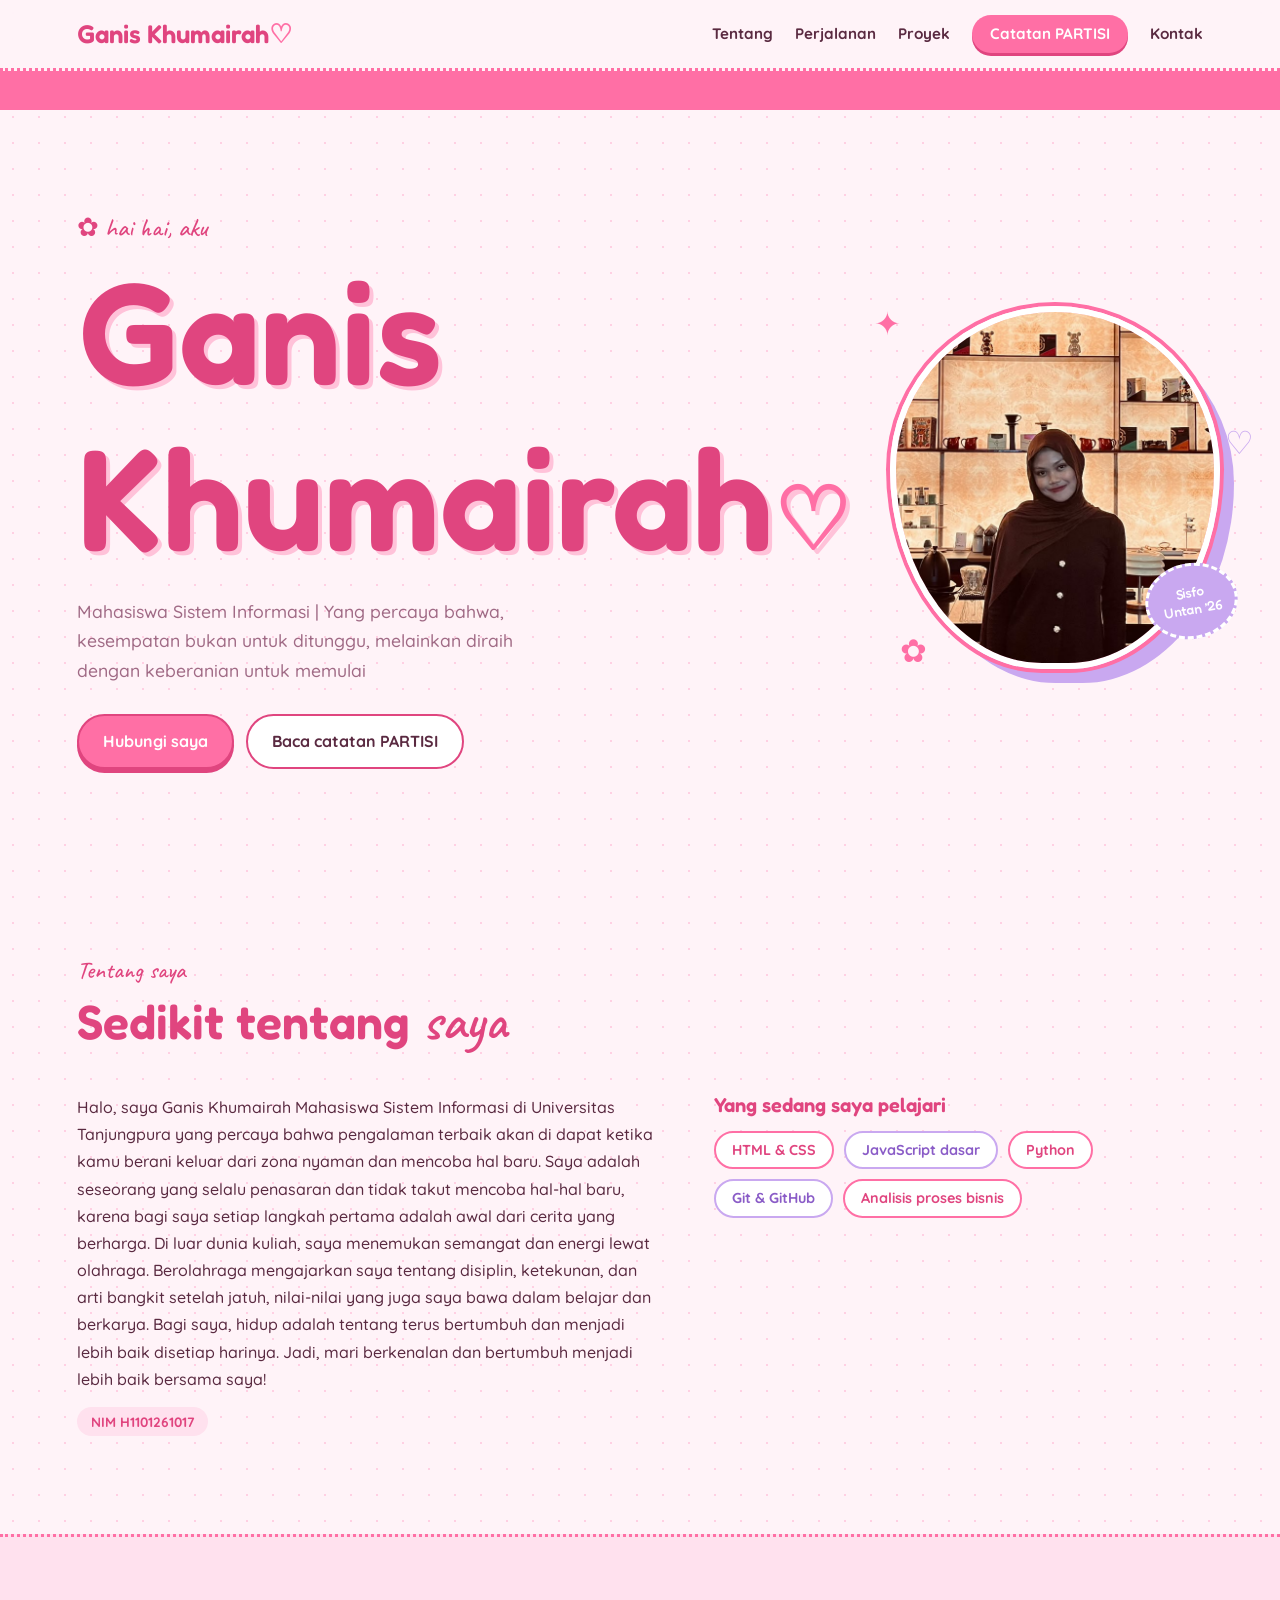
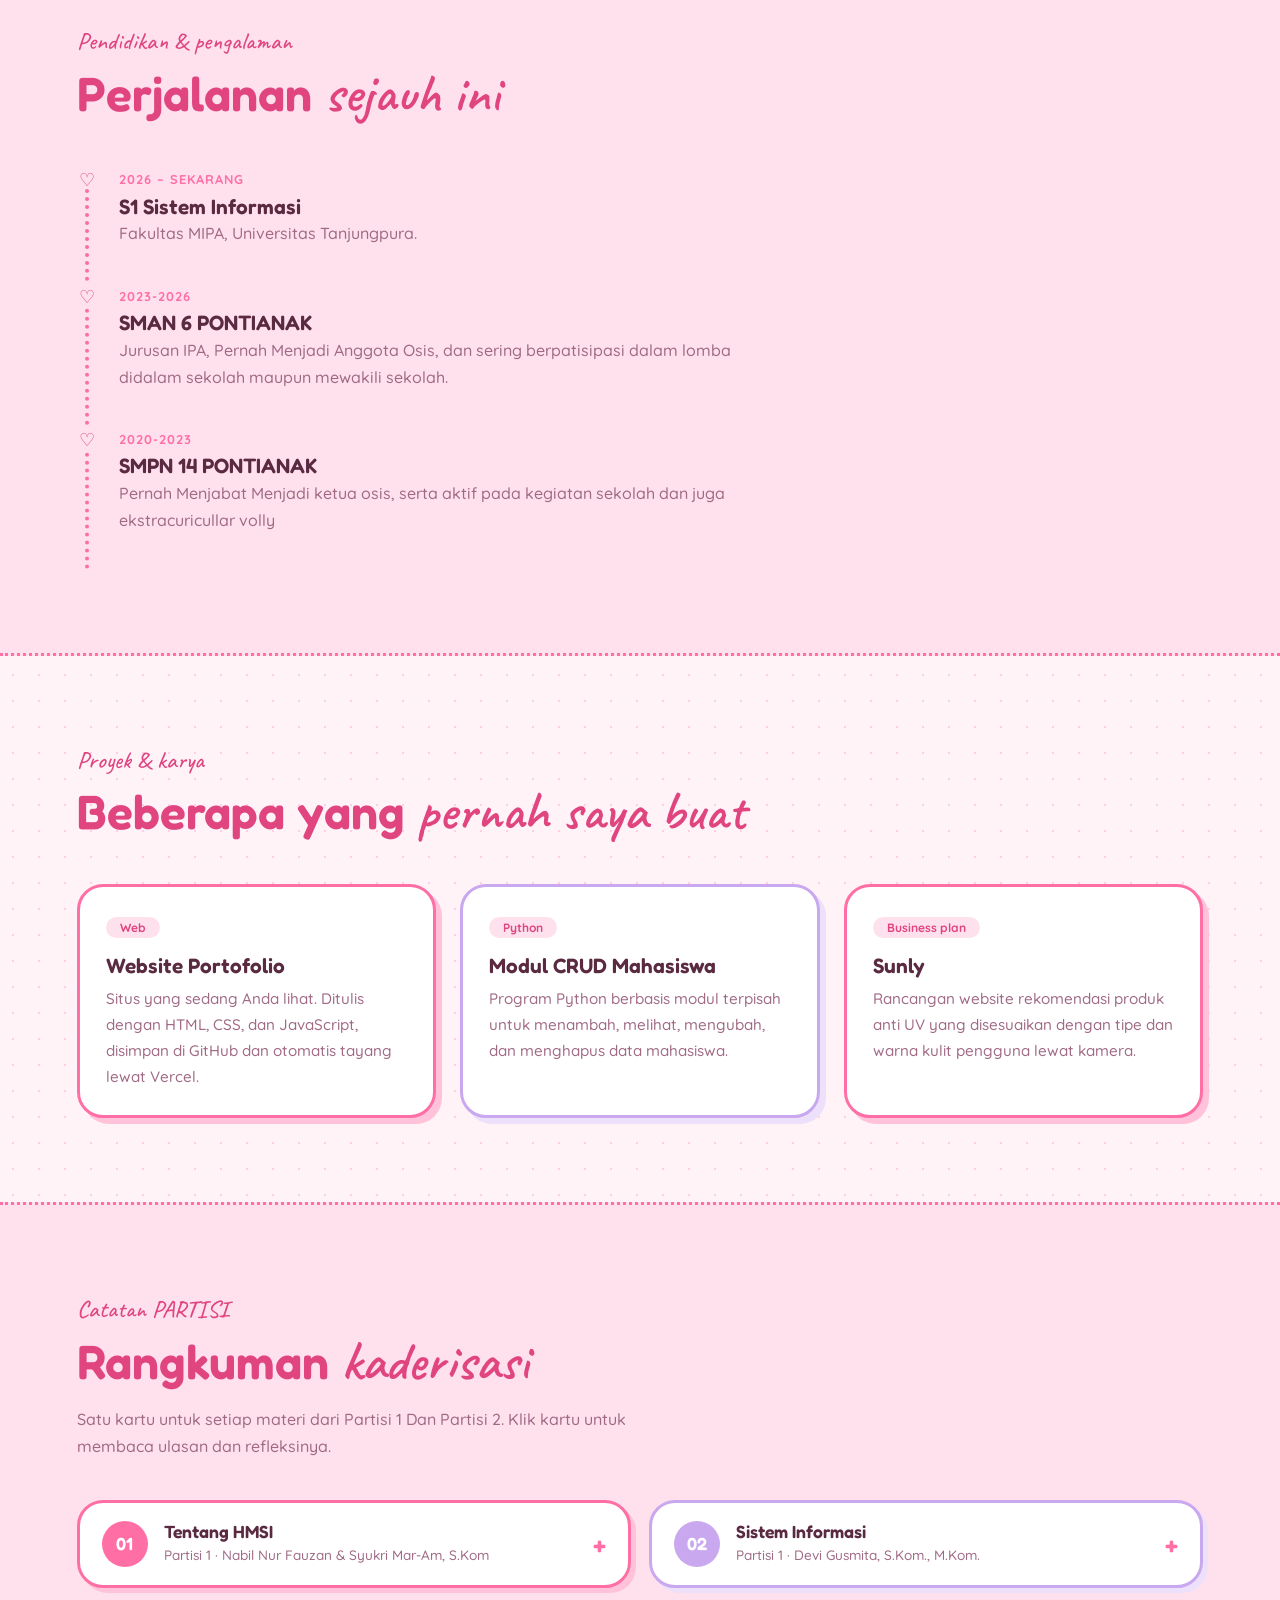
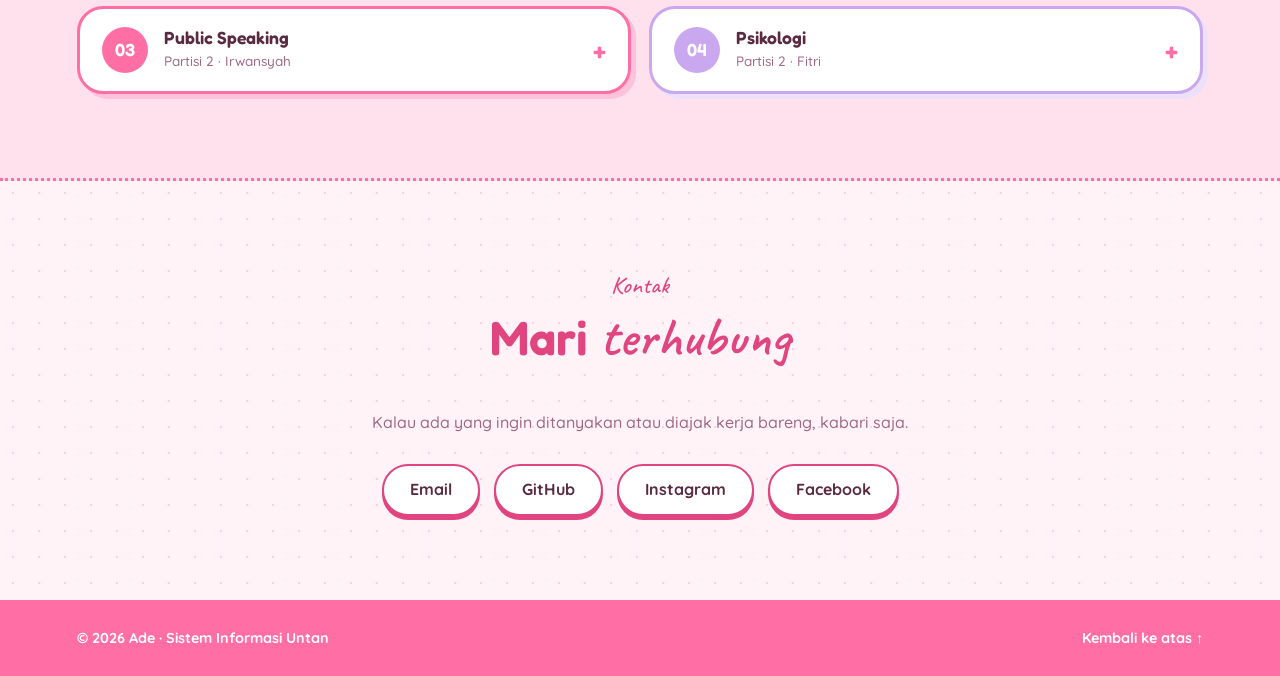
<file: index.html>
<!DOCTYPE html>
<html lang="id">
<head>
  <meta charset="UTF-8">
  <meta name="viewport" content="width=device-width, initial-scale=1">
  <title>Ade — Mahasiswa Sistem Informasi</title>
  <meta name="description" content="Portofolio Ade, mahasiswa Sistem Informasi Untan, beserta catatan kaderisasi PARTISI 2026.">
  <link rel="preconnect" href="https://fonts.googleapis.com">
  <link rel="preconnect" href="https://fonts.gstatic.com" crossorigin>
  <link href="https://fonts.googleapis.com/css2?family=Quicksand:wght@400;500;700&family=Fredoka:wght@400;500;600&family=Caveat:wght@600&display=swap" rel="stylesheet">
  <link rel="stylesheet" href="style.css">
</head>
<body>

<!-- NAVBAR -->
<header class="nav">
  <a href="#beranda" class="logo">Ganis Khumairah<span>♡</span></a>
  <button class="burger" id="burger" aria-label="Buka menu">☰</button>
  <nav id="menu">
    <a href="#tentang">Tentang</a>
    <a href="#perjalanan">Perjalanan</a>
    <a href="#proyek">Proyek</a>
    <a href="#kaderisasi" class="pill">Catatan PARTISI</a>
    <a href="#kontak">Kontak</a>
  </nav>
</header>

<div class="strip"><p>♡ catatan PARTISI ♡ sisfo untan ♡ catatan PARTISI ♡ sisfo untan ♡ catatan PARTISI ♡ sisfo untan ♡ catatan PARTISI ♡ sisfo untan</p></div>
<main>

<!-- HERO -->
<section id="beranda" class="hero">
  <div class="hero-text">
    <p class="eyebrow">✿ hai hai, aku</p>
    <h1>Ganis Khumairah<em>♡</em></h1>
    <p class="tagline">Mahasiswa Sistem Informasi | Yang percaya bahwa, kesempatan bukan untuk ditunggu, melainkan diraih dengan keberanian untuk memulai</p>
    <div class="btns">
      <a href="#kontak" class="btn solid">Hubungi saya</a>
      <a href="#kaderisasi" class="btn line">Baca catatan PARTISI</a>
    </div>
  </div>
  <div class="hero-photo">
    <div class="arch">
      <img src="assets/foto.jpg" alt="Foto Ade" onerror="this.remove()">
      <span class="initial">A</span>
    </div>
    <span class="stamp">Sisfo<br>Untan ’26</span>
    <span class="deco d1">✦</span><span class="deco d2">♡</span><span class="deco d3">✿</span>
  </div>
</section>

<!-- TENTANG -->
<section id="tentang" class="sec">
  <div class="head reveal"><p class="eyebrow">Tentang saya</p><h2>Sedikit tentang <em>saya</em></h2></div>
  <div class="about reveal">
    <div>
      <p>Halo, saya Ganis Khumairah
Mahasiswa Sistem Informasi di Universitas Tanjungpura yang percaya bahwa pengalaman terbaik akan di dapat ketika kamu berani keluar dari zona nyaman dan mencoba hal baru. Saya adalah seseorang yang selalu penasaran dan tidak takut mencoba hal-hal baru, karena bagi saya setiap langkah pertama adalah awal dari cerita yang berharga.
Di luar dunia kuliah, saya menemukan semangat dan energi lewat olahraga. Berolahraga mengajarkan saya tentang disiplin, ketekunan, dan arti bangkit setelah jatuh, nilai-nilai yang juga saya bawa dalam belajar dan berkarya.
Bagi saya, hidup adalah tentang terus bertumbuh dan menjadi lebih baik disetiap harinya. Jadi, mari berkenalan dan bertumbuh menjadi lebih baik bersama saya!</p>
      <p class="nim">NIM H1101261017</p>
    </div>
    <div>
      <h3>Yang sedang saya pelajari</h3>
      <ul class="chips">
        <li>HTML &amp; CSS</li><li>JavaScript dasar</li><li>Python</li>
        <li>Git &amp; GitHub</li><li>Analisis proses bisnis</li>
      </ul>
    </div>
  </div>
</section>

<!-- PERJALANAN -->
<section id="perjalanan" class="sec soft">
  <div class="head reveal"><p class="eyebrow">Pendidikan &amp; pengalaman</p><h2>Perjalanan <em>sejauh ini</em></h2></div>
  <ol class="timeline">
    <li class="reveal"><span class="year">2026 – sekarang</span><h3>S1 Sistem Informasi</h3><p>Fakultas MIPA, Universitas Tanjungpura.</p></li>
    <li class="reveal"><span class="year">2023-2026</span><h3>SMAN 6 PONTIANAK</h3><p>Jurusan IPA, Pernah Menjadi Anggota Osis, dan sering berpatisipasi dalam lomba didalam sekolah maupun mewakili sekolah.</p></li>
    <li class="reveal"><span class="year">2020-2023</span><h3>SMPN 14 PONTIANAK</h3><p>Pernah Menjabat Menjadi ketua osis, serta aktif pada kegiatan sekolah dan juga ekstracuricullar volly</p></li>
  </ol>
</section>

<!-- PROYEK -->
<section id="proyek" class="sec">
  <div class="head reveal"><p class="eyebrow">Proyek &amp; karya</p><h2>Beberapa yang <em>pernah saya buat</em></h2></div>
  <div class="grid3">
    <article class="project reveal"><span class="tag">Web</span><h3>Website Portofolio</h3><p>Situs yang sedang Anda lihat. Ditulis dengan HTML, CSS, dan JavaScript, disimpan di GitHub dan otomatis tayang lewat Vercel.</p></article>
    <article class="project reveal"><span class="tag">Python</span><h3>Modul CRUD Mahasiswa</h3><p>Program Python berbasis modul terpisah untuk menambah, melihat, mengubah, dan menghapus data mahasiswa.</p></article>
    <article class="project reveal"><span class="tag">Business plan</span><h3>Sunly</h3><p>Rancangan website rekomendasi produk anti UV yang disesuaikan dengan tipe dan warna kulit pengguna lewat kamera.</p></article>
  </div>
</section>

<!-- KADERISASI -->
<section id="kaderisasi" class="sec soft">
  <div class="head reveal"><p class="eyebrow">Catatan PARTISI</p><h2>Rangkuman <em>kaderisasi</em></h2>
    <p class="lead">Satu kartu untuk setiap materi dari Partisi 1 Dan Partisi 2. Klik kartu untuk membaca ulasan dan refleksinya.</p></div>

  <div class="cards">
    <details class="card reveal">
      <summary><span class="no">01</span><div><h3>Tentang HMSI</h3><p class="by">Partisi 1 · Nabil Nur Fauzan &amp; Syukri Mar-Am, S.Kom</p></div></summary>
      <div class="body">
        <h4>Ulasan</h4>
        <p>HMSI atau Himpunan Mahasiswa Sistem Informasi dibentuk pada 23 Juli 2016. Perannya sebagai sarana komunikatif dan akomodatif, sekaligus penyambung kegiatan akademik dan nonakademik mahasiswa. Salah satu fungsinya adalah menyalurkan informasi tentang lomba-lomba. Visinya adalah mewujudkan mahasiswa Sistem Informasi MIPA yang inovatif dan adaptif.</p>
        <h4>Refleksi</h4>
        <p>Dari sesi ini saya jadi paham bahwa HMSI bukan sekadar organisasi, tetapi tempat mahasiswa Sisfo saling terhubung dan mendapat kesempatan, misalnya info lomba. Saya ingin ikut memanfaatkannya untuk menambah pengalaman di luar kelas.</p>
      </div>
    </details>
    <details class="card reveal">
      <summary><span class="no">02</span><div><h3>Sistem Informasi</h3><p class="by">Partisi 1 · Devi Gusmita, S.Kom., M.Kom.</p></div></summary>
      <div class="body">
        <h4>Ulasan</h4>
        <p>Sistem Informasi adalah hubungan antara teknologi, manajemen, dan bisnis. Jadi bidang ini tidak hanya soal membuat program, tetapi juga bagaimana teknologi dipakai untuk mengelola dan mendukung bisnis. Materi ini juga membahas etika berkomunikasi di lingkungan perkuliahan: menjaga sopan santun saat menyampaikan gagasan dan berkomunikasi hanya pada jam kerja.</p>
        <h4>Refleksi</h4>
        <p>Saya baru sadar jurusan ini menuntut tiga kemampuan sekaligus, bukan hanya koding. Soal etika, saya akan lebih memperhatikan cara dan waktu menghubungi dosen maupun senior.</p>
      </div>
    </details>
    <details class="card reveal">
      <summary><span class="no">03</span><div><h3>Public Speaking</h3><p class="by">Partisi 2 · Irwansyah</p></div></summary>
      <div class="body">
        <h4>Ulasan</h4>
        <p>Public speaking adalah teknik memengaruhi pendengar di depan khalayak ramai atau di depan umum. Hal yang perlu dijaga adalah penampilan yang rapi, tata bahasa yang terstruktur, dan kontak mata kepada pendengar. Gesture saat berbicara juga penting agar pendengar nyaman menerima pesan dan percaya pada apa yang disampaikan pembicara.</p>
        <h4>Refleksi</h4>
        <p>Ternyata menyampaikan sesuatu dengan baik bukan hanya soal isi, tetapi juga sikap tubuh dan cara menatap pendengar. Saya ingin melatihnya di presentasi kelompok dan kuliah berikutnya.</p>
      </div>
    </details>
    <details class="card reveal">
      <summary><span class="no">04</span><div><h3>Psikologi</h3><p class="by">Partisi 2 · Fitri</p></div></summary>
      <div class="body">
        <h4>Ulasan</h4>
        <p>Menjaga kesehatan psikologi itu penting, terutama bagi mahasiswa baru yang sedang bertransisi dari bangku SMA ke perkuliahan, karena budaya belajarnya sangat berbeda. Mahasiswa bisa mengalami stres akibat tekanan besar dalam perkuliahan. Untuk mengenal diri lebih dalam, kita diajak menuliskan pengalaman lewat <b>Kompas Jiwa</b> dengan lima poin:</p>
        <ol><li>Titik Balik</li><li>Modal Awal</li><li>Celah Pertumbuhan</li><li>Potensi Diri</li><li>Arah Hidup</li></ol>
        <h4>Refleksi</h4>
        <p>Materi ini mengingatkan saya bahwa merasa kewalahan di awal kuliah itu wajar dan perlu diperhatikan. Menulis lewat Kompas Jiwa membantu saya melihat modal dan celah yang perlu dikembangkan.</p>
      </div>
    </details>
  </div>
</section>

<!-- KONTAK -->
<section id="kontak" class="sec contact">
  <div class="head reveal"><p class="eyebrow">Kontak</p><h2>Mari <em>terhubung</em></h2></div>
  <p class="lead reveal">Kalau ada yang ingin ditanyakan atau diajak kerja bareng, kabari saja.</p>
  <div class="links reveal">
    <a href="mailto:ganiskhumairah@gmail.com">Email</a>
    <a href="https://github.com/h1101261052-collab" target="_blank" rel="noopener">GitHub</a>
    <a href="https://www.instagram.com/_gniskhmrh?gwpx=d2V3OXVpNHU3ZmM1" target="_blank" rel="noopener">Instagram</a>
    <a href="https://www.facebook.com/ganis.683847" target="_blank" rel="noopener">Facebook</a>
  </div>
</section>

</main>

<footer>
  <p>© 2026 Ade · Sistem Informasi Untan</p>
  <a href="#beranda">Kembali ke atas ↑</a>
</footer>

<script src="script.js"></script>
</body>
</html>
</file>
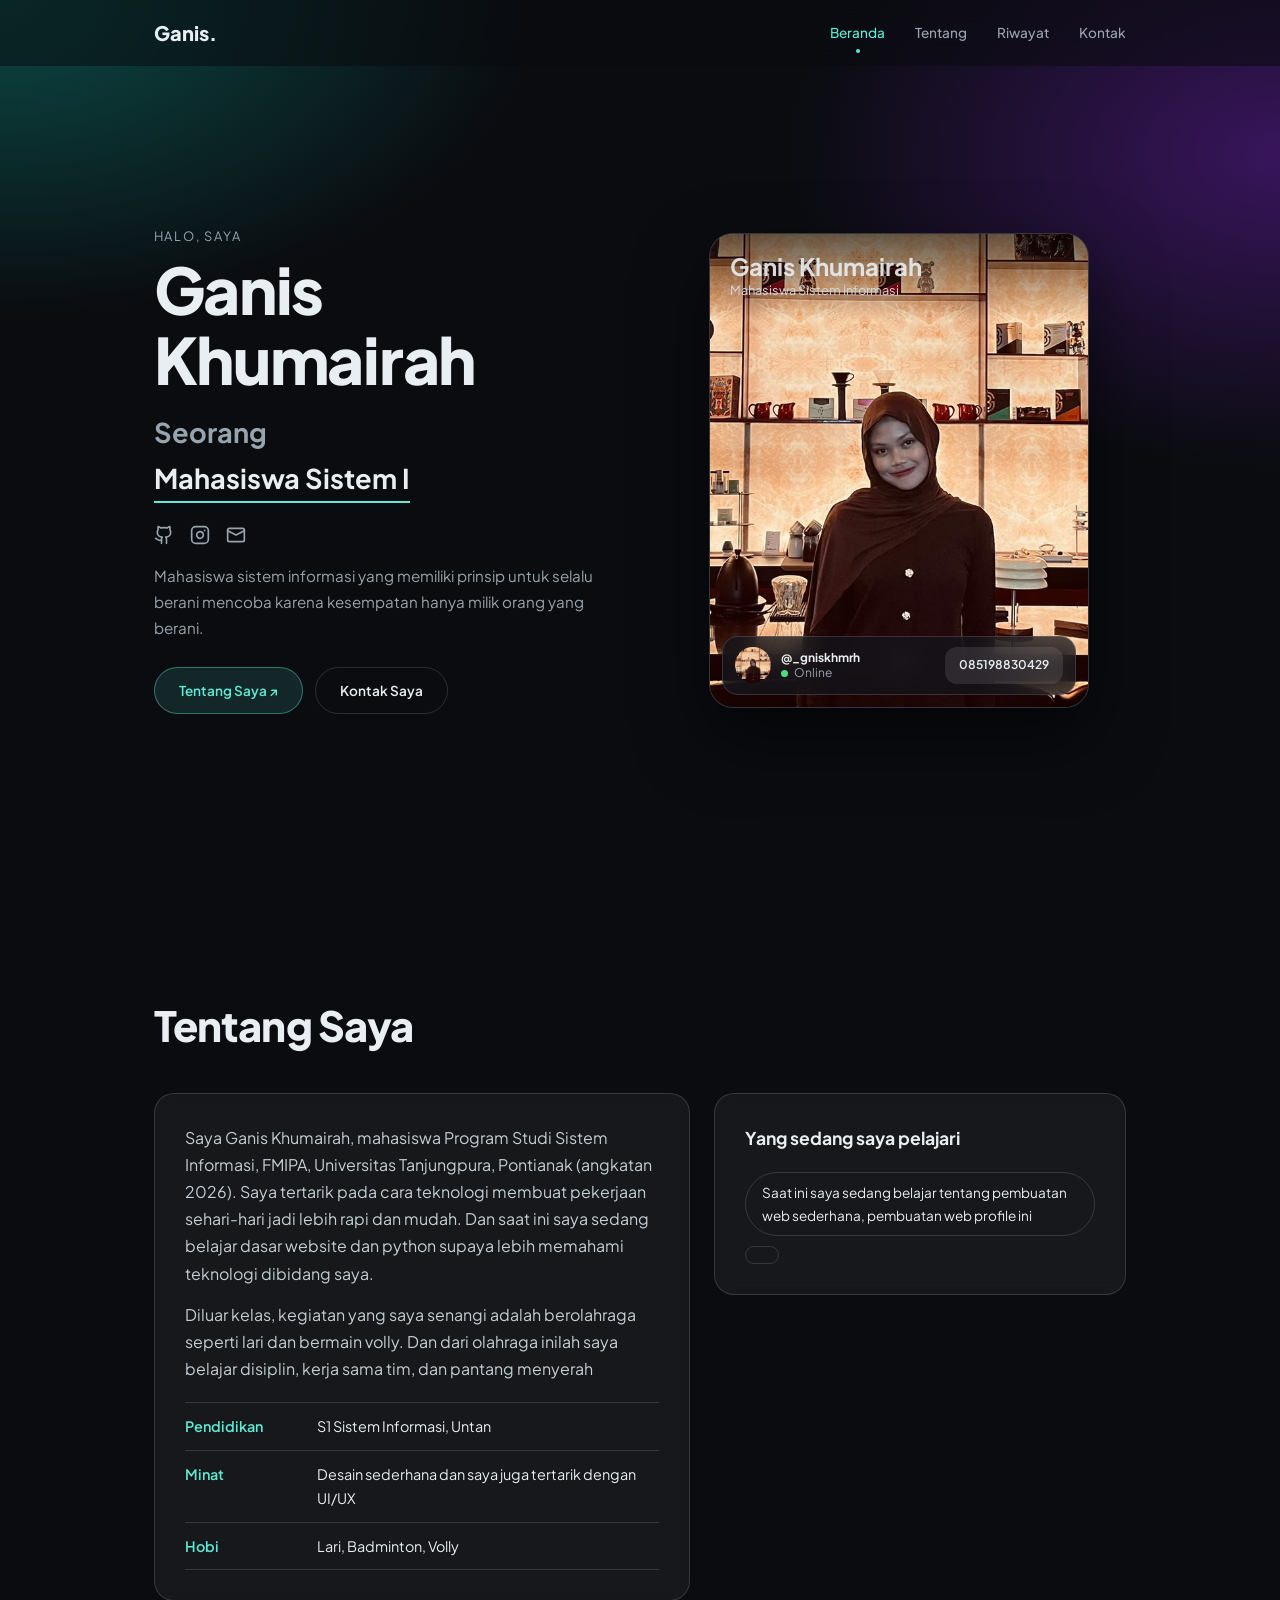
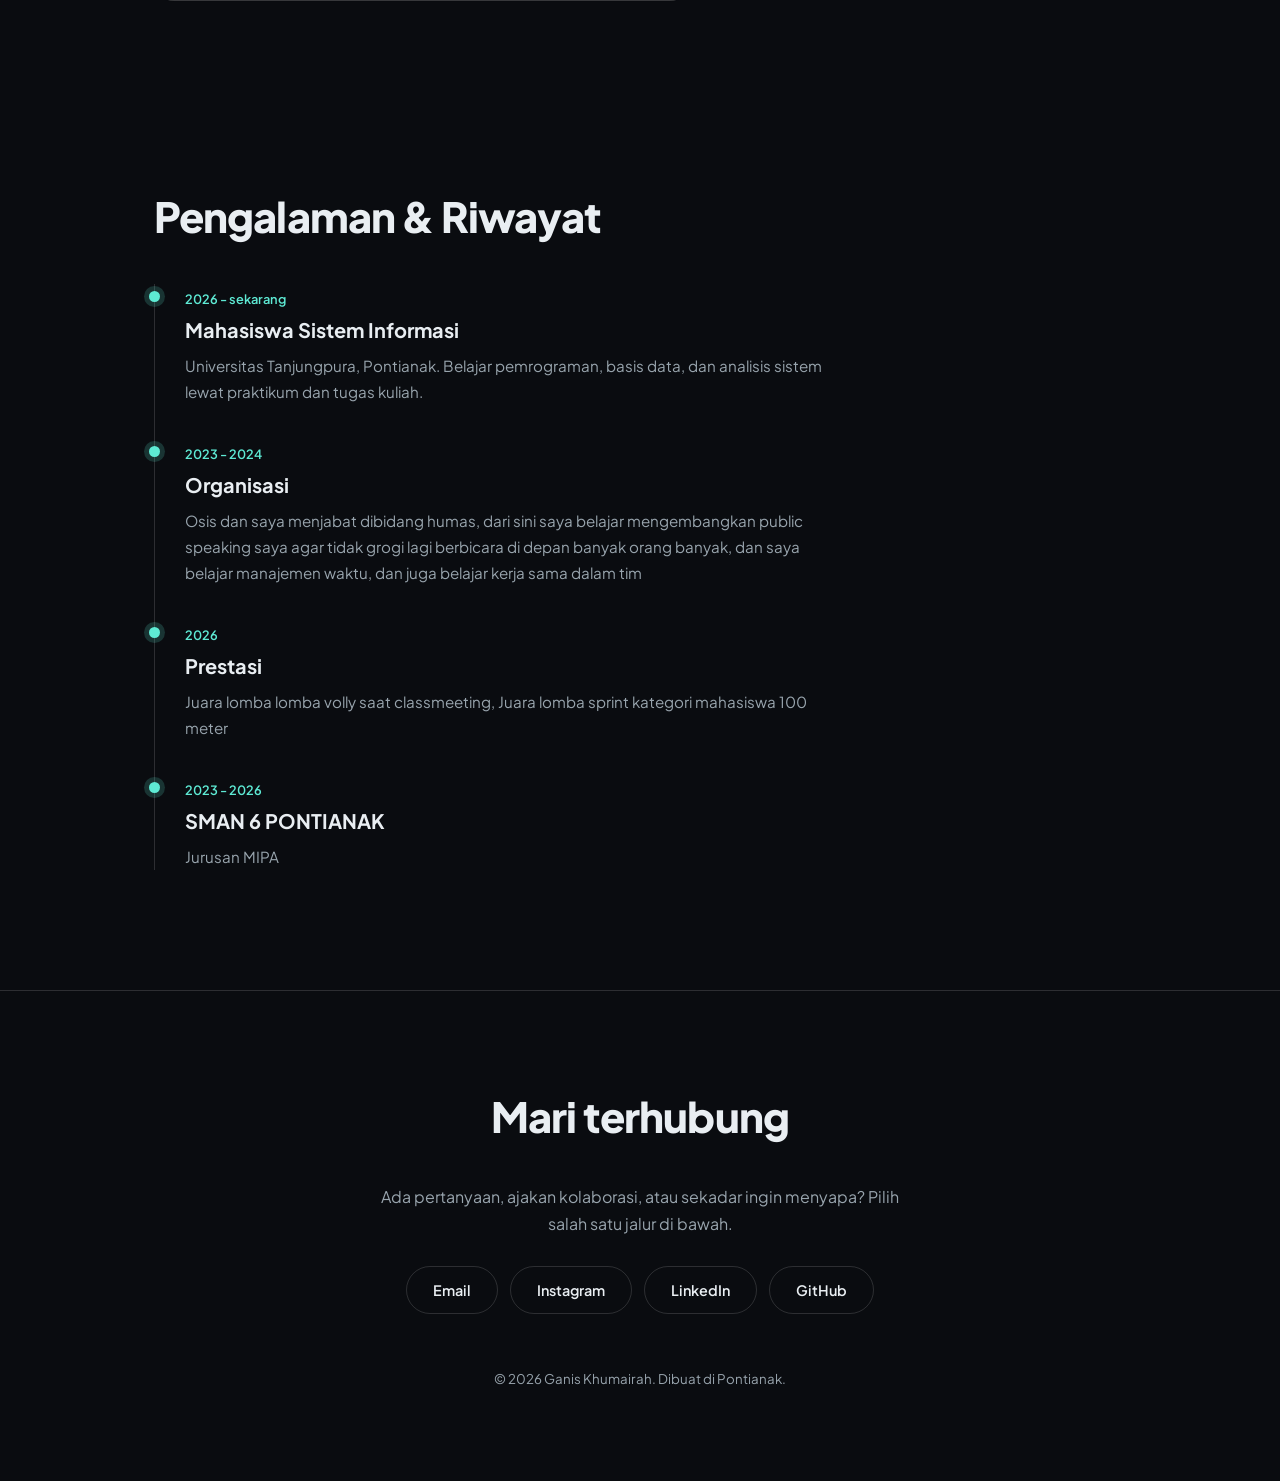
<file: web-profil-ganis/index.html>
<!DOCTYPE html>
<html lang="id">
<head>
<meta charset="UTF-8">
<meta name="viewport" content="width=device-width, initial-scale=1">
<title>Ganis Khumairah | Mahasiswa Sistem Informasi</title>
<meta name="description" content="Profil pribadi Ganis Khumairah, mahasiswa Sistem Informasi Universitas Tanjungpura, Pontianak.">
<link rel="preconnect" href="https://fonts.googleapis.com">
<link rel="preconnect" href="https://fonts.gstatic.com" crossorigin>
<link href="https://fonts.googleapis.com/css2?family=Plus+Jakarta+Sans:wght@400;500;600;700;800&display=swap" rel="stylesheet">
<link rel="stylesheet" href="style.css">
</head>
<body>
<header class="nav">
  <a href="#beranda" class="logo">Ganis.</a>
  <button class="burger" id="burger" aria-label="Buka menu" aria-expanded="false"><i></i><i></i></button>
  <nav id="menu">
    <a href="#beranda">Beranda</a>
    <a href="#tentang">Tentang</a>
    <a href="#riwayat">Riwayat</a>
    <a href="#kontak">Kontak</a>
  </nav>
</header>

<main>
<section class="hero" id="beranda">
  <div class="hero-text">
    <p class="hello">HALO, SAYA</p>
    <h1>Ganis<br>Khumairah</h1>
    <p class="role"><span>Seorang</span><strong id="typed"></strong><b class="caret"></b></p>
    <div class="socials">
      <a href="https://github.com/h1101261052-collab" target="_blank" rel="noopener" aria-label="GitHub"><svg class="ic" viewBox="0 0 24 24" fill="none" stroke="currentColor" stroke-width="2" stroke-linecap="round" stroke-linejoin="round"><path d="M15 22v-4a4.8 4.8 0 0 0-1-3.5c3 0 6-2 6-5.5.08-1.25-.27-2.48-1-3.5.28-1.15.28-2.35 0-3.5 0 0-1 0-3 1.5-2.64-.5-5.36-.5-8 0C6 2 5 2 5 2c-.3 1.15-.3 2.35 0 3.5A5.4 5.4 0 0 0 4 9c0 3.5 3 5.5 6 5.5-.39.49-.68 1.05-.85 1.65-.17.6-.22 1.23-.15 1.85v4"/><path d="M9 18c-4.51 2-5-2-7-2"/></svg></a>
      <a href="https://www.instagram.com/_gniskhmrh" target="_blank" rel="noopener" aria-label="Instagram"><svg class="ic" viewBox="0 0 24 24" fill="none" stroke="currentColor" stroke-width="2" stroke-linecap="round" stroke-linejoin="round"><rect x="2" y="2" width="20" height="20" rx="5"/><path d="M16 11.37A4 4 0 1 1 12.63 8 4 4 0 0 1 16 11.37z"/><path d="M17.5 6.5h.01"/></svg></a>
      <a href="mailto:ganiskhumairah@gmail.com" aria-label="Email"><svg class="ic" viewBox="0 0 24 24" fill="none" stroke="currentColor" stroke-width="2" stroke-linecap="round" stroke-linejoin="round"><rect x="2" y="4" width="20" height="16" rx="2"/><path d="m22 7-10 5L2 7"/></svg></a>
    </div>
    <p class="desc">Mahasiswa sistem informasi yang memiliki prinsip untuk selalu berani mencoba karena kesempatan hanya milik orang yang berani. </p>
    <div class="cta">
      <a class="btn fill" href="#tentang">Tentang Saya &#8599;</a>
      <a class="btn line" href="#kontak">Kontak Saya</a>
    </div>
  </div>
  <figure class="card">
    <img src="assets/foto.jpg" alt="Foto Ganis Khumairah" onerror="this.onerror=null;this.src='assets/avatar.svg'">
    <figcaption class="card-name"><b>Ganis Khumairah</b><span>Mahasiswa Sistem Informasi</span></figcaption>
    <div class="card-bar">
      <img src="assets/foto.jpg" alt="" onerror="this.onerror=null;this.src='assets/avatar.svg'">
      <div><b>@_gniskhmrh</b><span><i></i>Online</span></div>
      <a href="#kontak">085198830429</a>
    </div>
  </figure>
</section>

<section class="section reveal" id="tentang">
  <h2>Tentang Saya</h2>
  <div class="about">
    <div class="glass">
      <p>Saya Ganis Khumairah, mahasiswa Program Studi Sistem Informasi, FMIPA, Universitas Tanjungpura, Pontianak (angkatan 2026). Saya tertarik pada cara teknologi membuat pekerjaan sehari-hari jadi lebih rapi dan mudah. Dan saat ini saya sedang belajar dasar website dan python supaya lebih memahami teknologi dibidang saya.</p>
      <p>Diluar kelas, kegiatan yang saya senangi adalah berolahraga seperti lari dan bermain volly. Dan dari olahraga inilah saya belajar disiplin, kerja sama tim, dan pantang menyerah</p>
      <dl class="facts">
        <div><dt>Pendidikan</dt><dd>S1 Sistem Informasi, Untan</dd></div>
        <div><dt>Minat</dt><dd>Desain sederhana dan saya juga tertarik dengan UI/UX</dd></div>
        <div><dt>Hobi</dt><dd>Lari, Badminton, Volly</dd></div>
      </dl>
    </div>
    <div class="glass">
      <h3>Yang sedang saya pelajari</h3>
      <ul class="chips">
        <li>Saat ini saya sedang belajar tentang pembuatan web sederhana, pembuatan web profile ini</li><li>
      </ul>
    </div>
  </div>
</section>

<section class="section reveal" id="riwayat">
  <h2>Pengalaman &amp; Riwayat</h2>
  <ol class="timeline">
    <li><time>2026 - sekarang</time><h3>Mahasiswa Sistem Informasi</h3><p>Universitas Tanjungpura, Pontianak. Belajar pemrograman, basis data, dan analisis sistem lewat praktikum dan tugas kuliah.</p></li>
    <li><time>2023 - 2024</time><h3>Organisasi</h3><p>Osis dan saya menjabat dibidang humas, dari sini saya belajar mengembangkan public speaking saya agar tidak grogi lagi berbicara di depan banyak orang banyak, dan saya belajar manajemen waktu, dan juga belajar kerja sama dalam tim</p></li>
    <li><time>2026</time><h3>Prestasi</h3><p>Juara lomba lomba volly saat classmeeting, Juara lomba sprint kategori mahasiswa 100 meter</p></li>
    <li><time>2023 - 2026</time><h3>SMAN 6 PONTIANAK</h3><p>Jurusan MIPA</p></li>
  </ol>
</section>
</main>

<footer class="section contact reveal" id="kontak">
  <h2>Mari terhubung</h2>
  <p>Ada pertanyaan, ajakan kolaborasi, atau sekadar ingin menyapa? Pilih salah satu jalur di bawah.</p>
  <div class="links">
    <a href="mailto:emailkamu@gmail.com">Email</a>
    <a href="https://www.instagram.com/usernamekamu" target="_blank" rel="noopener">Instagram</a>
    <a href="https://www.linkedin.com/in/usernamekamu" target="_blank" rel="noopener">LinkedIn</a>
    <a href="https://github.com/usernamekamu" target="_blank" rel="noopener">GitHub</a>
  </div>
  <small>&copy; <span id="year">2026</span> Ganis Khumairah. Dibuat di Pontianak.</small>
</footer>
<script src="script.js"></script>
</body>
</html>
</file>
<file: style.css>
:root{
  --bg:#fff3f8; --soft:#ffe1ee; --ink:#5a2a41; --muted:#a06a85;
  --pink:#ff6fa5; --deep:#e0457f; --lav:#c9a8f0; --line:#ffc2d9;
}
*{box-sizing:border-box;margin:0;padding:0}
html{scroll-behavior:smooth;scroll-padding-top:70px}
body{font-family:'Quicksand',sans-serif;font-weight:500;color:var(--ink);line-height:1.7;
  background:var(--bg) radial-gradient(#ffd0e3 1.5px,transparent 1.5px) 0 0/26px 26px}
h1,h2,h3{font-family:'Fredoka',sans-serif;font-weight:600;line-height:1.15}
em{font-family:'Caveat',cursive;font-style:normal;color:var(--deep);font-weight:600;font-size:1.15em}
a{color:inherit;text-decoration:none}

/* navbar */
.nav{position:sticky;top:0;z-index:10;display:flex;justify-content:space-between;align-items:center;
  padding:12px 6vw;background:#fff3f8ee;backdrop-filter:blur(8px);border-bottom:3px dotted var(--pink)}
.logo{font-family:'Fredoka',sans-serif;font-size:1.6rem;font-weight:600;color:var(--deep)}
.logo span{color:var(--pink);display:inline-block;animation:beat 1.6s infinite}
nav{display:flex;gap:22px;align-items:center;font-size:.95rem;font-weight:700}
nav a:hover{color:var(--deep)}
.pill{background:var(--pink);color:#fff;padding:6px 18px;border-radius:99px;box-shadow:0 3px 0 var(--deep)}
.pill:hover{color:#fff;transform:translateY(2px);box-shadow:0 1px 0 var(--deep)}
.burger{display:none;background:none;border:0;font-size:1.6rem;cursor:pointer;color:var(--deep)}

/* pita berjalan */
.strip{background:var(--pink);color:#fff;overflow:hidden;white-space:nowrap;font-family:'Fredoka',sans-serif;padding:6px 0}
.strip p{display:inline-block;padding-left:100%;animation:run 28s linear infinite}

/* hero */
.hero{display:grid;grid-template-columns:1.1fr .9fr;gap:40px;align-items:center;min-height:84vh;padding:40px 6vw}
.eyebrow{font-family:'Caveat',cursive;font-size:1.6rem;color:var(--deep);margin-bottom:0}
.hero h1{font-size:clamp(4.5rem,13vw,9rem);color:var(--deep);text-shadow:4px 4px 0 var(--line)}
.hero h1 em{font-size:.6em;color:var(--pink)}
.tagline{max-width:460px;margin:16px 0 28px;color:var(--muted);font-size:1.1rem}
.btns{display:flex;gap:12px;flex-wrap:wrap}
.btn{padding:12px 24px;border-radius:99px;font-weight:700;border:2.5px solid var(--deep);transition:.2s}
.btn.solid{background:var(--pink);color:#fff;box-shadow:0 4px 0 var(--deep)}
.btn.solid:hover{transform:translateY(3px);box-shadow:0 1px 0 var(--deep)}
.btn.line{background:#fff}
.btn.line:hover{background:var(--soft)}
.hero-photo{position:relative;justify-self:center}
.arch{width:min(330px,70vw);aspect-ratio:1/1.1;border-radius:50% 50% 46% 46%/45% 45% 55% 55%;overflow:hidden;
  background:linear-gradient(160deg,#ffc2d9,#ff9cc2);position:relative;border:6px solid #fff;
  box-shadow:0 0 0 4px var(--pink),14px 14px 0 var(--lav)}
.arch img{width:100%;height:100%;object-fit:cover;position:absolute;inset:0;z-index:1}
.initial{position:absolute;inset:0;display:grid;place-items:center;font:600 8rem 'Fredoka',sans-serif;color:#fff9}
.stamp{z-index:2;position:absolute;right:-18px;bottom:30px;background:var(--lav);color:#fff;font-family:'Fredoka',sans-serif;
  font-size:.85rem;text-align:center;line-height:1.25;padding:18px 14px;border-radius:50%;border:3px dashed #fff;transform:rotate(-10deg)}
.deco{z-index:2;position:absolute;color:var(--pink);font-size:2rem;animation:float 3s ease-in-out infinite}
.d1{top:-10px;left:-16px}.d2{top:30%;right:-34px;color:var(--lav);animation-delay:.6s}.d3{bottom:-8px;left:10px;animation-delay:1.2s}

/* sections */
.sec{padding:84px 6vw}
.soft{background:var(--soft);border-block:3px dotted var(--pink)}
.head{margin-bottom:40px}
.head .eyebrow{font-size:1.5rem}
.head h2{font-size:clamp(2rem,5vw,3rem);color:var(--deep)}
.lead{max-width:560px;margin-top:12px;color:var(--muted)}
.about{display:grid;grid-template-columns:1.2fr 1fr;gap:50px}
.about p{margin-bottom:14px}
.nim{display:inline-block;background:var(--soft);color:var(--deep);font-weight:700;font-size:.85rem;padding:3px 14px;border-radius:99px}
.about h3{font-size:1.25rem;margin-bottom:14px;color:var(--deep)}
.chips{display:flex;flex-wrap:wrap;gap:10px;list-style:none}
.chips li{background:#fff;border:2px solid var(--pink);color:var(--deep);padding:5px 16px;border-radius:99px;font-weight:700;font-size:.9rem}
.chips li:nth-child(even){border-color:var(--lav);color:#8a5cc7}

/* timeline */
.timeline{list-style:none;border-left:4px dotted var(--pink);margin-left:8px;max-width:680px}
.timeline li{position:relative;padding:0 0 34px 30px}
.timeline li::before{content:"♡";position:absolute;left:-14px;top:0;width:24px;height:24px;display:grid;place-items:center;
  border-radius:50%;background:var(--bg);color:var(--deep);font-size:1.1rem}
.soft .timeline li::before{background:var(--soft)}
.year{font-size:.8rem;font-weight:700;letter-spacing:.08em;text-transform:uppercase;color:var(--pink)}
.timeline h3{font-size:1.3rem;margin:2px 0}
.timeline p{color:var(--muted)}

/* proyek */
.grid3{display:grid;grid-template-columns:repeat(auto-fit,minmax(250px,1fr));gap:24px}
.project{background:#fff;border:3px solid var(--pink);border-radius:26px;padding:26px;box-shadow:6px 6px 0 var(--line);transition:.25s}
.project:nth-child(2){border-color:var(--lav);box-shadow:6px 6px 0 #ece0fa}
.project:hover{transform:translate(-3px,-5px) rotate(-1deg)}
.tag{font-size:.75rem;font-weight:700;background:var(--soft);color:var(--deep);padding:3px 14px;border-radius:99px}
.project h3{margin:14px 0 8px;font-size:1.3rem}
.project p{color:var(--muted);font-size:.95rem}

/* kaderisasi */
.cards{display:grid;grid-template-columns:repeat(2,1fr);gap:18px;align-items:start}
.card{background:#fff;border:3px solid var(--pink);border-radius:26px;overflow:hidden;box-shadow:5px 5px 0 var(--line)}
.card:nth-child(even){border-color:var(--lav);box-shadow:5px 5px 0 #ece0fa}
.card summary{display:flex;gap:16px;align-items:center;padding:18px 22px;cursor:pointer;list-style:none}
.card summary::-webkit-details-marker{display:none}
.card summary::after{content:"+";margin-left:auto;font:600 1.6rem 'Fredoka',sans-serif;color:var(--pink);transition:.2s}
.card[open] summary::after{transform:rotate(45deg)}
.no{display:grid;place-items:center;min-width:46px;height:46px;border-radius:50%;background:var(--pink);color:#fff;font:600 1.1rem 'Fredoka',sans-serif}
.card:nth-child(even) .no{background:var(--lav)}
.card h3{font-size:1.1rem}
.by{font-size:.85rem;color:var(--muted)}
.body{padding:0 22px 22px 84px;font-size:.95rem}
.body h4{font-family:'Caveat',cursive;font-size:1.4rem;color:var(--deep);margin:10px 0 0}

.body ol{margin:6px 0 0 22px}
.body li::marker{color:var(--pink);font-weight:700}

/* kontak */
.contact{text-align:center}
.contact .lead{margin:0 auto 28px}
.links{display:flex;justify-content:center;gap:14px;flex-wrap:wrap}
.links a{background:#fff;border:2.5px solid var(--deep);padding:10px 26px;border-radius:99px;font-weight:700;box-shadow:0 4px 0 var(--deep);transition:.2s}
.links a:hover{background:var(--pink);color:#fff;transform:translateY(3px);box-shadow:0 1px 0 var(--deep)}
footer{display:flex;justify-content:space-between;flex-wrap:wrap;gap:10px;padding:26px 6vw;background:var(--pink);color:#fff;font-weight:700;font-size:.9rem}

/* animasi */
@keyframes beat{50%{transform:scale(1.3)}}
@keyframes float{50%{transform:translateY(-10px) rotate(12deg)}}
@keyframes run{to{transform:translateX(-100%)}}
.js .reveal{opacity:0;transform:translateY(24px);transition:.7s}
.js .reveal.show{opacity:1;transform:none}

/* HP */
@media(max-width:800px){
  .burger{display:block}
  nav{position:absolute;top:100%;left:0;right:0;flex-direction:column;gap:16px;padding:20px;
    background:var(--bg);border-bottom:3px dotted var(--pink);display:none}
  nav.open{display:flex}
  .hero{grid-template-columns:1fr;text-align:center;padding-top:30px}
  .tagline{margin-inline:auto}
  .btns{justify-content:center}
  .hero-photo{order:-1}
  .about,.cards{grid-template-columns:1fr}
  .sec{padding:60px 6vw}
  .body{padding-left:22px}
}
</file>
<file: web-profil-ganis/style.css>
:root{--bg:#0a0c10;--panel:rgba(255,255,255,.05);--line:rgba(255,255,255,.14);--txt:#e9eef2;--mut:#98a4ad;--acc:#5eead4}
*{box-sizing:border-box;margin:0;padding:0}
html{scroll-behavior:smooth;scroll-padding-top:70px}
body{font-family:'Plus Jakarta Sans',system-ui,sans-serif;background:var(--bg);color:var(--txt);line-height:1.7;overflow-x:hidden;
background-image:radial-gradient(60vw 50vh at 0% 0%,rgba(13,148,136,.45),transparent 70%),radial-gradient(55vw 50vh at 100% 5%,rgba(126,34,206,.4),transparent 70%);background-repeat:no-repeat}
a{color:inherit}
:focus-visible{outline:2px solid var(--acc);outline-offset:3px}
.ic{width:20px;height:20px;display:block}

.nav{position:fixed;top:0;left:0;right:0;z-index:10;display:flex;justify-content:space-between;align-items:center;padding:16px 12vw;background:rgba(10,12,16,.55);backdrop-filter:blur(14px)}
.logo{font-weight:800;font-size:1.25rem;text-decoration:none}
.nav nav{display:flex;gap:30px}
.nav nav a{position:relative;text-decoration:none;font-size:.85rem;font-weight:500;color:var(--mut);transition:color .2s}
.nav nav a:hover,.nav nav a.active{color:var(--acc)}
.nav nav a.active::after{content:"";position:absolute;left:50%;bottom:-8px;width:4px;height:4px;margin-left:-2px;border-radius:50%;background:var(--acc)}
.burger{display:none;background:none;border:0;width:40px;height:40px;cursor:pointer;position:relative}
.burger i{position:absolute;left:8px;right:8px;height:2px;background:var(--txt);transition:transform .25s}
.burger i:first-child{top:15px}.burger i:last-child{top:23px}
.burger[aria-expanded=true] i:first-child{transform:translateY(4px) rotate(45deg)}
.burger[aria-expanded=true] i:last-child{transform:translateY(-4px) rotate(-45deg)}

.hero{min-height:100svh;display:grid;grid-template-columns:1fr 1fr;align-items:center;gap:5vw;padding:110px 12vw 70px}
.hello{font-size:.8rem;letter-spacing:.14em;color:var(--mut);margin-bottom:6px}
.hero h1{font-size:clamp(2.4rem,5.2vw,4rem);font-weight:800;line-height:1.1;letter-spacing:-.02em}
.role{margin-top:14px;font-size:clamp(1.2rem,2.4vw,1.7rem);font-weight:700;display:flex;flex-direction:column}
.role span{color:var(--mut)}
.role strong{display:inline;width:fit-content;border-bottom:2px solid var(--acc);min-height:1.7em}
.caret{display:none}
.socials{display:flex;gap:16px;margin:22px 0 18px;color:var(--mut)}
.socials a{transition:color .2s,transform .2s}
.socials a:hover{color:var(--acc);transform:translateY(-3px)}
.desc{max-width:44ch;font-size:.95rem;color:var(--mut);margin-bottom:26px}
.cta{display:flex;gap:12px;flex-wrap:wrap}
.btn{padding:11px 24px;border-radius:999px;font-size:.85rem;font-weight:600;text-decoration:none;border:1px solid var(--line);transition:transform .2s,background .2s,border-color .2s}
.btn:hover{transform:translateY(-2px);border-color:var(--acc)}
.btn.fill{background:rgba(94,234,212,.12);border-color:rgba(94,234,212,.4);color:var(--acc)}
.btn.fill:hover{background:rgba(94,234,212,.22)}

.card{position:relative;justify-self:center;width:min(100%,380px);aspect-ratio:4/5;border-radius:24px;overflow:hidden;border:1px solid var(--line);background:#12161c;box-shadow:0 30px 70px rgba(0,0,0,.55)}
.card>img{width:100%;height:100%;object-fit:cover;display:block}
.card-name{position:absolute;top:0;left:0;right:0;padding:18px 20px;background:linear-gradient(180deg,rgba(0,0,0,.6),transparent);display:flex;flex-direction:column}
.card-name b{font-size:1.5rem;line-height:1.2;opacity:.9}
.card-name span{font-size:.8rem;color:#cfd8dd}
.card-bar{position:absolute;left:12px;right:12px;bottom:12px;display:flex;align-items:center;gap:10px;padding:10px 12px;border-radius:16px;background:rgba(18,22,28,.72);backdrop-filter:blur(12px);border:1px solid var(--line);font-size:.75rem}
.card-bar img{width:36px;height:36px;border-radius:50%;object-fit:cover}
.card-bar div{flex:1;display:flex;flex-direction:column;line-height:1.3}
.card-bar span{color:var(--mut);display:flex;align-items:center;gap:6px}
.card-bar i{width:7px;height:7px;border-radius:50%;background:#4ade80}
.card-bar a{padding:8px 14px;border-radius:12px;background:rgba(255,255,255,.1);text-decoration:none;font-weight:600;transition:background .2s}
.card-bar a:hover{background:rgba(94,234,212,.3)}

.section{padding:90px 12vw}
.section h2{font-size:clamp(1.8rem,3.6vw,2.6rem);font-weight:800;letter-spacing:-.02em;margin-bottom:32px}
.glass{background:var(--panel);border:1px solid var(--line);border-radius:20px;padding:30px;backdrop-filter:blur(8px)}
.about{display:grid;grid-template-columns:1.3fr 1fr;gap:24px;align-items:start}
.about p{color:#c4ced5;margin-bottom:14px}
.about h3{font-size:1.1rem;margin-bottom:18px}
.facts{margin-top:20px;border-top:1px solid var(--line)}
.facts div{display:grid;grid-template-columns:120px 1fr;gap:12px;padding:11px 0;border-bottom:1px solid var(--line);font-size:.9rem}
.facts dt{color:var(--acc);font-weight:600}
.chips{list-style:none;display:flex;flex-wrap:wrap;gap:10px}
.chips li{padding:8px 16px;border-radius:999px;border:1px solid var(--line);font-size:.85rem;transition:border-color .2s,color .2s}
.chips li:hover{border-color:var(--acc);color:var(--acc)}

.timeline{list-style:none;max-width:760px;padding-left:30px;border-left:1px solid var(--line)}
.timeline li{position:relative;padding-bottom:34px}
.timeline li:last-child{padding-bottom:0}
.timeline li::before{content:"";position:absolute;left:-36px;top:7px;width:11px;height:11px;border-radius:50%;background:var(--acc);box-shadow:0 0 0 5px rgba(94,234,212,.18)}
.timeline time{font-size:.8rem;font-weight:600;color:var(--acc)}
.timeline h3{font-size:1.25rem;margin:2px 0 6px}
.timeline p{color:var(--mut);max-width:58ch;font-size:.95rem}

.contact{text-align:center;border-top:1px solid var(--line);margin-top:30px}
.contact p{max-width:46ch;margin:0 auto 28px;color:var(--mut)}
.links{display:flex;flex-wrap:wrap;gap:12px;justify-content:center;margin-bottom:50px}
.links a{padding:11px 26px;border-radius:999px;border:1px solid var(--line);text-decoration:none;font-size:.9rem;font-weight:600;transition:all .2s}
.links a:hover{border-color:var(--acc);color:var(--acc);transform:translateY(-2px)}
.contact small{color:var(--mut)}

.reveal{opacity:0;transform:translateY(24px);transition:opacity .7s,transform .7s}
.reveal.in{opacity:1;transform:none}

@media(max-width:820px){
  .nav{padding:12px 6vw}
  .burger{display:block}
  .nav nav{position:absolute;top:100%;left:0;right:0;flex-direction:column;gap:0;background:rgba(10,12,16,.96);padding:6px 6vw 14px;display:none}
  .nav nav.open{display:flex}
  .nav nav a{padding:12px 0;border-bottom:1px solid var(--line)}
  .nav nav a.active::after{display:none}
  .hero{grid-template-columns:1fr;padding:96px 6vw 50px;gap:36px}
  .card{width:min(100%,340px)}
  .section{padding:64px 6vw}
  .about{grid-template-columns:1fr}
  .facts div{grid-template-columns:1fr;gap:2px}
}
@media(prefers-reduced-motion:reduce){*{transition:none!important;scroll-behavior:auto!important}.reveal{opacity:1;transform:none}}
</file>
